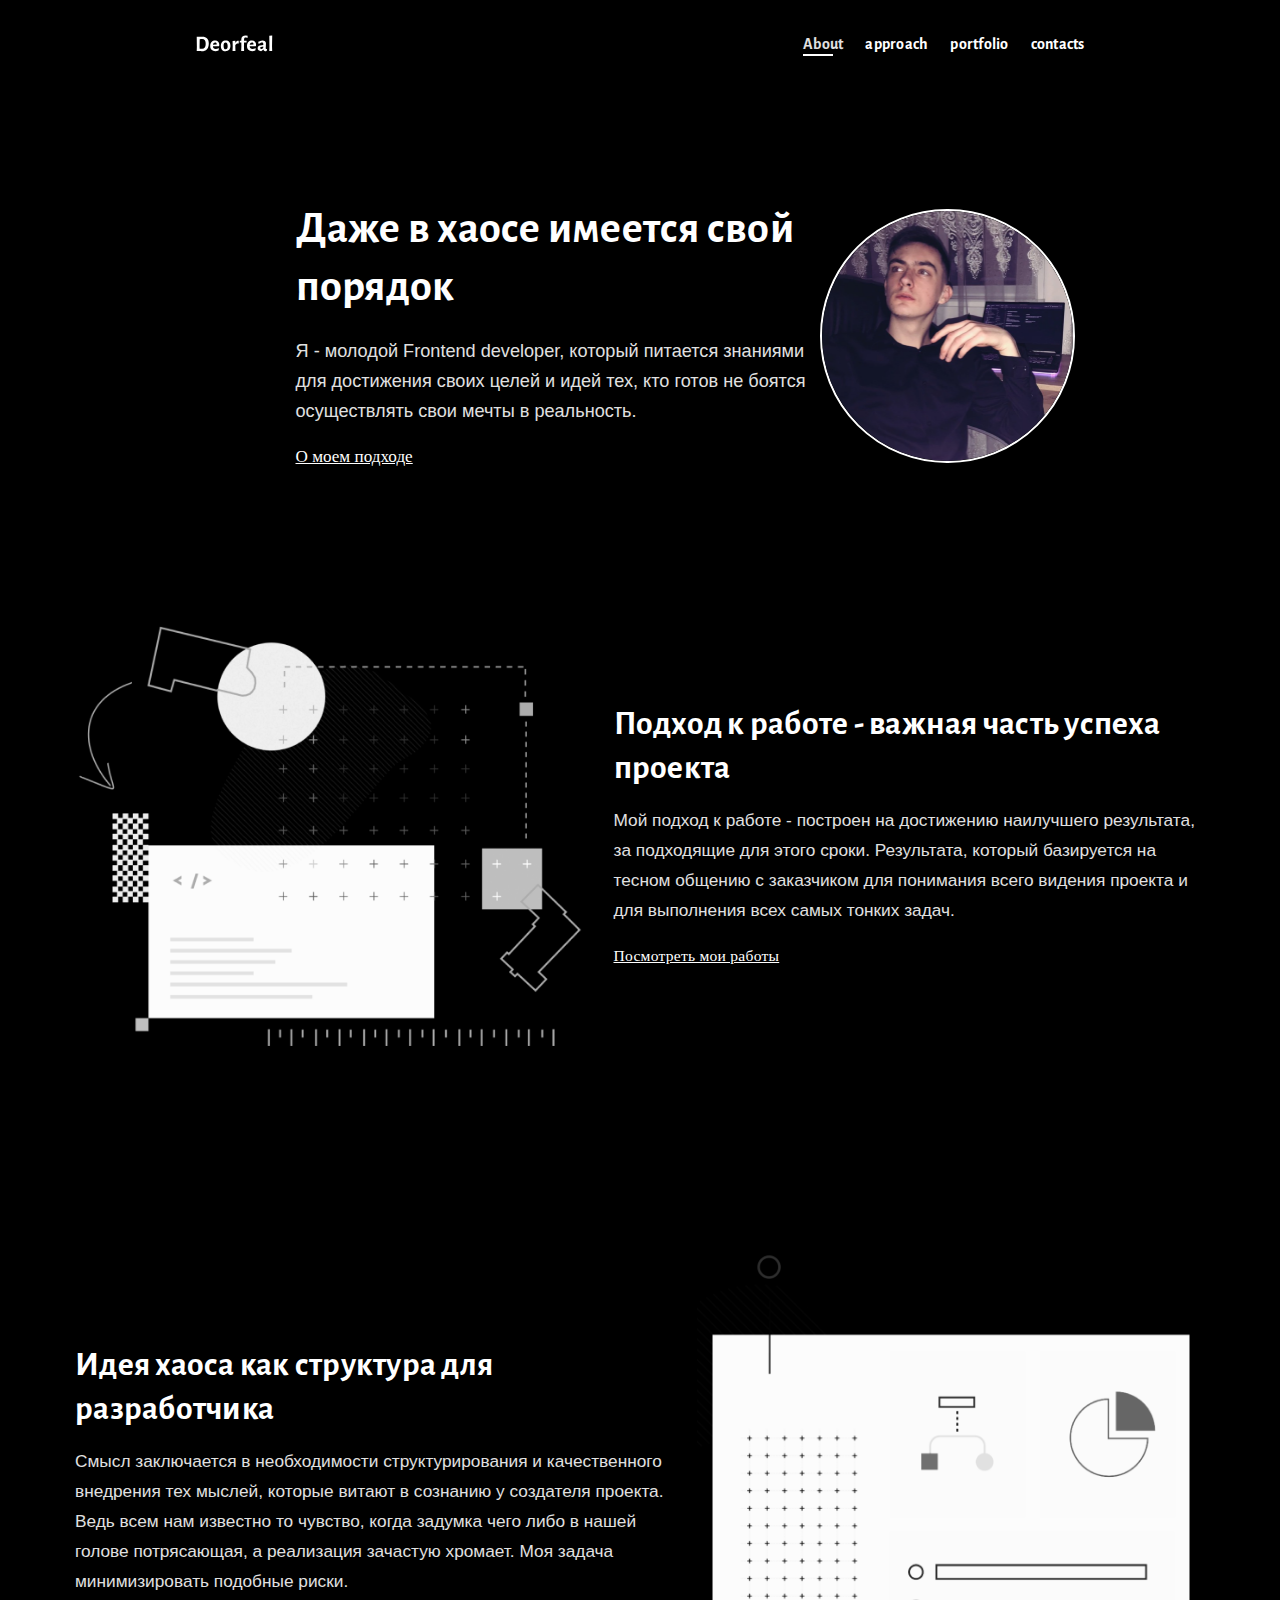
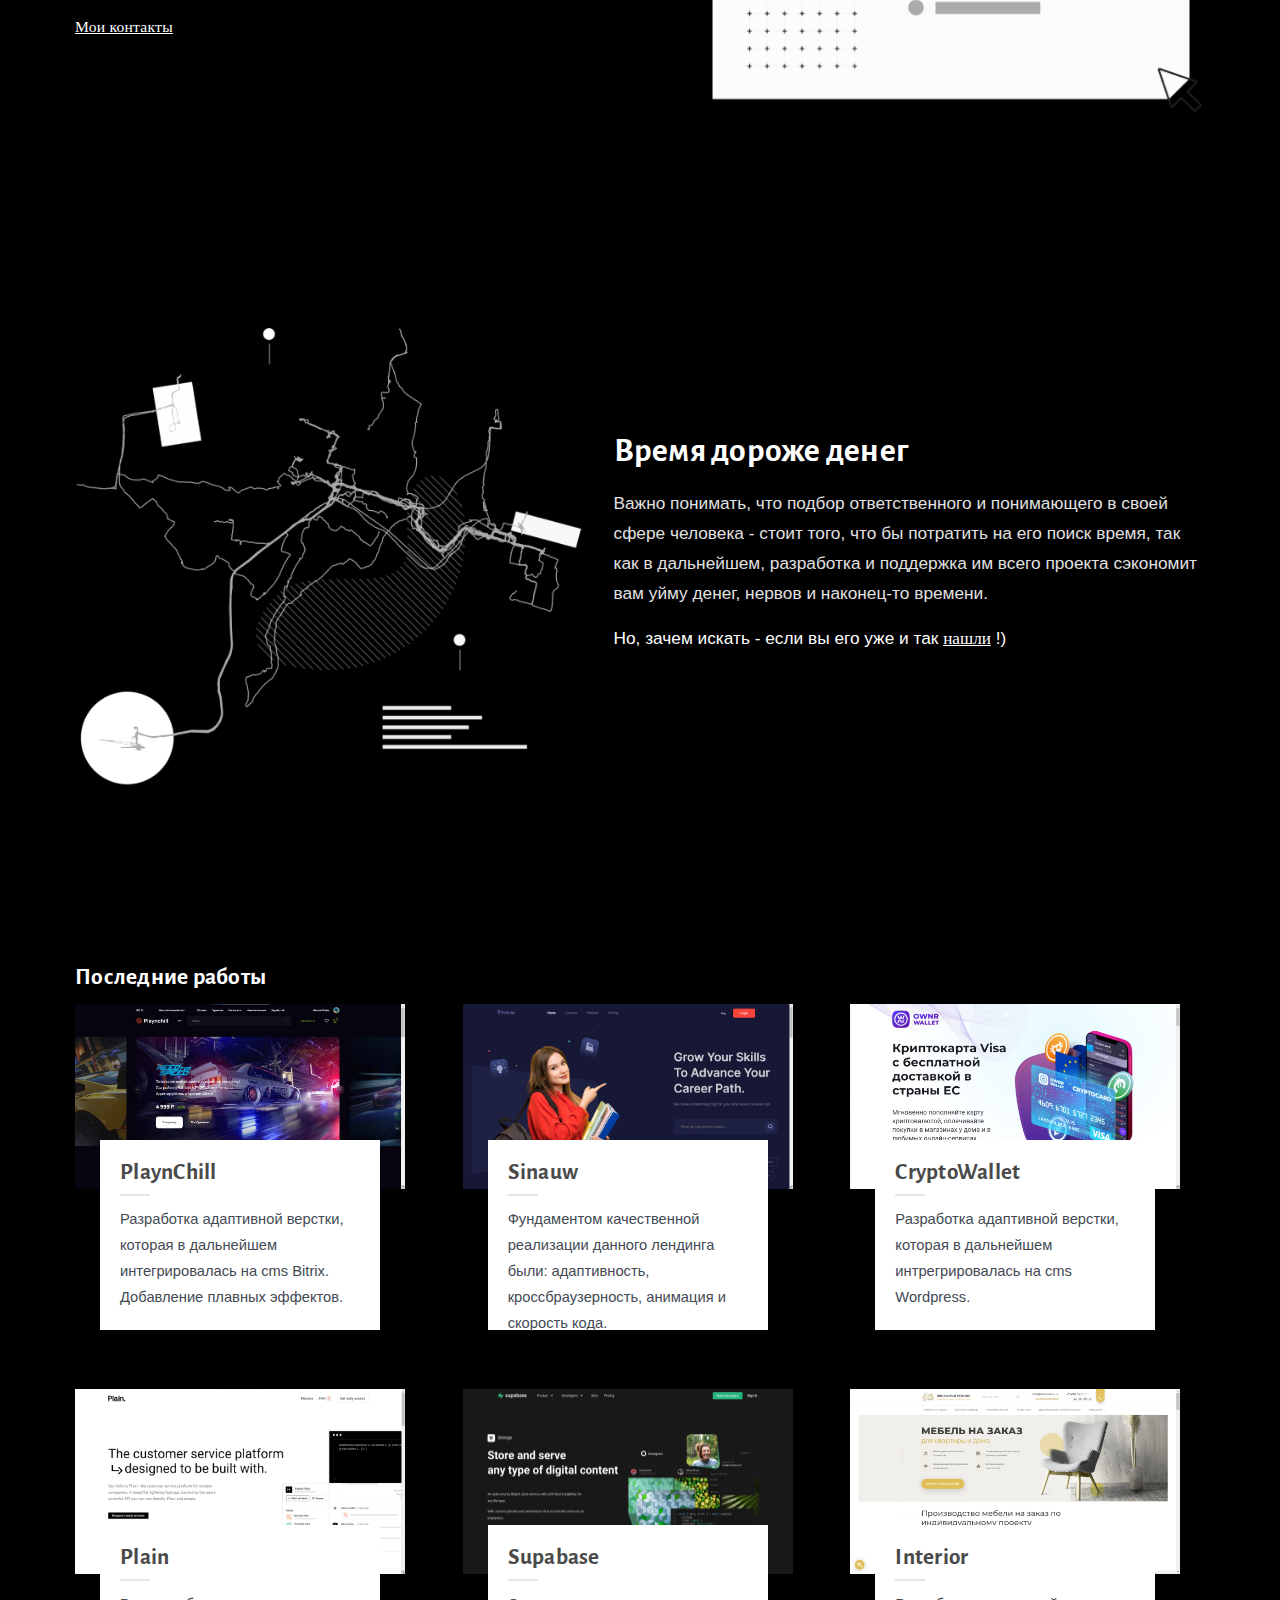
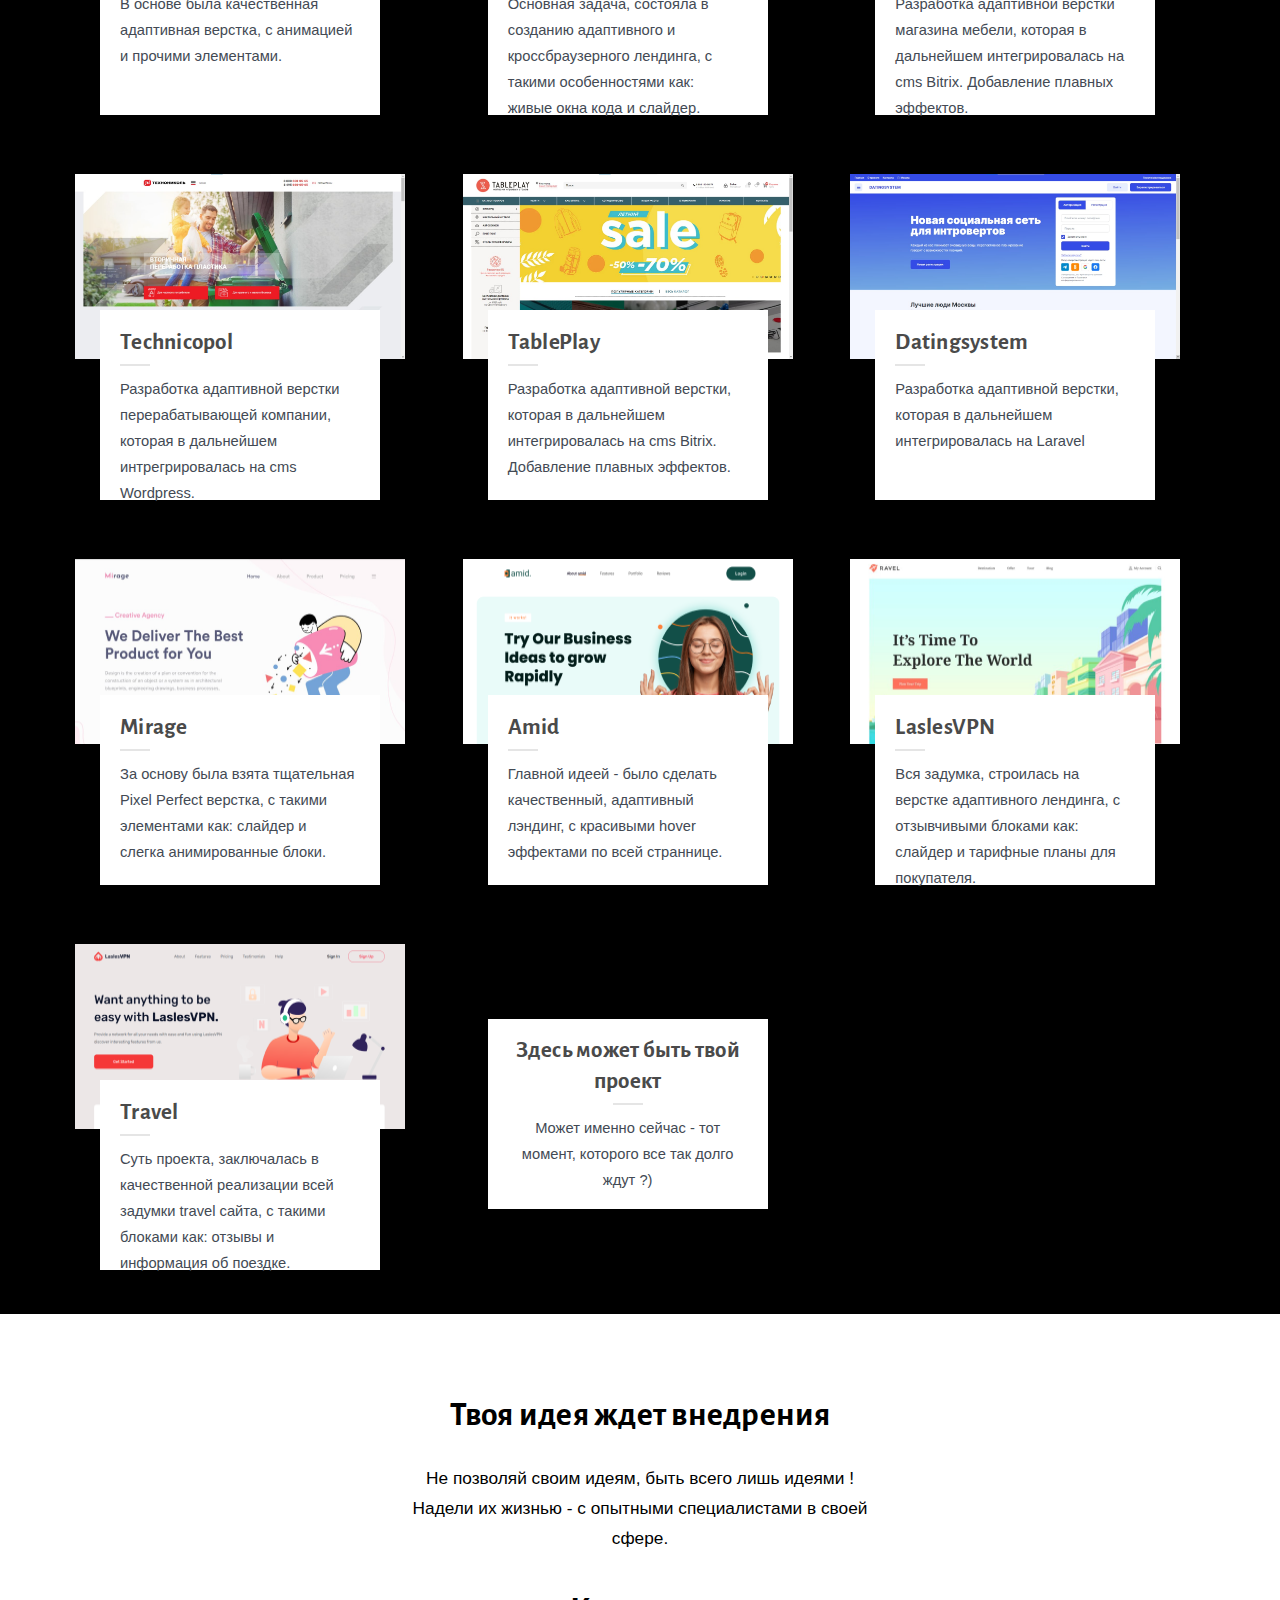
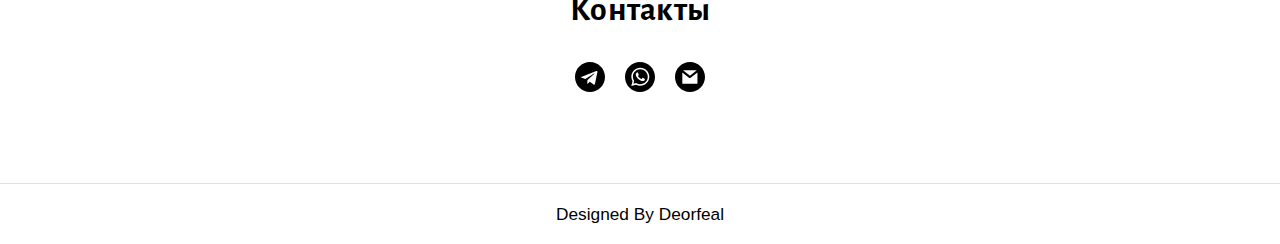
<file: index.html>
<!DOCTYPE html>
<html lang="ru">

<head>
  <meta charset="UTF-8">
  <meta name="viewport" content="width=device-width, initial-scale=1.0">
  <title>Document</title>
  <link rel="preconnect" href="https://fonts.googleapis.com">
  <link rel="preconnect" href="https://fonts.gstatic.com" crossorigin>
  <link href="https://fonts.googleapis.com/css2?family=Alegreya+Sans:wght@700&family=Ubuntu+Condensed&display=swap"
    rel="stylesheet">
  <link rel="stylesheet" href="css/style.min.css">
</head>

<body>
  <header class="header">
    <div class="container">
      <div class="header__inner">
        <div class="header__top">
          <a class="logo" href="#">
            <img class="logo__img" src="images/logo.svg" alt="logo">
          </a>
          <nav class="menu">
            <button class="menu__btn">
              <span></span>
            </button>
            <ul class="menu__list">
              <li class="menu__list-item">
                <a class="menu__list-link" href="">About</a>
              </li>
              <li class="menu__list-item">
                <a class="menu__list-link" href="#approach">approach</a>
              </li>
              <li class="menu__list-item">
                <a class="menu__list-link" href="#works">portfolio</a>
              </li>
              <li class="menu__list-item">
                <a class="menu__list-link" href="#bottom">contacts</a>
              </li>
            </ul>
          </nav>
        </div>
        <div class="header-bottom" id="about">
          <div class="header-bottom__inner">
            <div class="header-bottom__body">
              <h1 class="header-bottom__body-title">
                Даже в хаосе имеется свой порядок
              </h1>
              <p class="header-bottom__body-text">
                Я - молодой Frontend developer, который питается знаниями для достижения своих целей и идей тех, кто
                готов
                не боятся осуществлять свои мечты в реальность.
              </p>
              <a class="header-bottom__body-link" href="#approach">О моем подходе</a>
            </div>
            <img class="header-bottom__img" src="images/my-photo.png" alt="my-face">
          </div>
        </div>
      </div>
    </div>
  </header>
  <div class="wrapper">
    <main class="main">
      <section class="approach" id="approach">
        <div class="container">
          <div class="approach__inner">
            <div class="approach__item">
              <div class="approach__wrapper">
                <img class="approach__img" src="images/approach-img-1.png" alt="image">
                <div class="approach__body">
                  <h2 class="approach__body-title title">
                    Подход к работе - важная часть успеха проекта
                  </h2>
                  <p class="approach__body-text">
                    Мой подход к работе - построен на достижению наилучшего результата, за подходящие для этого сроки.
                    Результата, который базируется на тесном общению с заказчиком для понимания всего видения проекта и
                    для выполнения всех самых тонких задач.
                  </p>
                  <a class="approach__body-link" href="#works">Посмотреть мои работы</a>
                </div>
              </div>
            </div>
            <div class="approach__item">
              <div class="approach__wrapper">
                <img class="approach__img" src="images/approach-img-2.png" alt="image">
                <div class="approach__body">
                  <h2 class="approach__body-title title">
                    Идея хаоса как структура для разработчика
                  </h2>
                  <p class="approach__body-text">
                    Смысл заключается в необходимости структурирования и качественного внедрения тех мыслей, которые
                    витают в сознанию у создателя проекта. Ведь всем нам известно то чувство, когда задумка чего либо в
                    нашей голове потрясающая, а реализация зачастую хромает. Моя задача минимизировать подобные риски.
                  </p>
                  <a class="approach__body-link" href="#bottom">Мои контакты</a>
                </div>
              </div>
            </div>
            <div class="approach__item">
              <div class="approach__wrapper">
                <img class="approach__img" src="images/approach-img-3.png" alt="image">
                <div class="approach__body">
                  <h3 class="approach__body-title title">
                    Время дороже денег
                  </h3>
                  <p class="approach__body-text">
                    Важно понимать, что подбор ответственного и понимающего в своей сфере человека - стоит того, что бы
                    потратить на его поиск время, так как в дальнейшем, разработка и поддержка им всего проекта
                    сэкономит
                    вам уйму денег, нервов и наконец-то времени.
                  <p class="approach__body-text">Но, зачем искать - если вы его уже и так
                    <a href="#bottom">нашли</a> !)
                  </p>
                  </p>
                </div>
              </div>
            </div>
          </div>
        </div>
      </section>
      <section class="works" id="works">
        <div class="container">
          <div class="works__inner">
            <div class="works__content">
              <h3 class="works__title">
                Последние работы
              </h3>
              <ul class="works__list">
                <li class="works__list-item">
                  <a class="works__list-image" href="https://deorfeal.github.io/PlayChill/">
                    <img class="works__list-img" src="images/works-img-11.jpg" alt="">
                  </a>
                  <div class="works__box">
                    <a class="works__box-link" href="">
                      PlaynChill
                    </a>
                    <p class="works__box-text">
                      Разработка адаптивной верстки, которая в дальнейшем интегрировалась на cms Bitrix. Добавление
                      плавных эффектов. 
                    </p>
                  </div>
                </li>
                <li class="works__list-item works__list-item--1">
                  <a class="works__list-image" href="https://deorfeal.github.io/sinauw/">
                    <img class="works__list-img works__list-img--1" src="images/works-img-1.png" alt="sinauw">
                  </a>
                  <div class="works__box">
                    <a class="works__box-link" href="">
                      Sinauw
                    </a>
                    <p class="works__box-text">
                      Фундаментом качественной реализации
                      данного лендинга были:
                      адаптивность, кроссбраузерность,
                      анимация и скорость кода.
                    </p>
                  </div>
                </li>
                <li class="works__list-item">
                  <a class="works__list-image" href="https://deorfeal.github.io/CryptoCard/">
                    <img class="works__list-img" src="images/works-img-13.jpg" alt="">
                  </a>
                  <div class="works__box">
                    <a class="works__box-link" href="">
                      CryptoWallet
                    </a>
                    <p class="works__box-text">
                      Разработка адаптивной верстки, которая в дальнейшем интрегрировалась на cms Wordpress.
                    </p>
                  </div>
                </li>
                <li class="works__list-item works__list-item--2">
                  <a class="works__list-image" href="https://deorfeal.github.io/Plain/">
                    <img class="works__list-img works__list-img--1" src="images/works-img-2.png" alt="plain">
                  </a>
                  <div class="works__box">
                    <a class="works__box-link" href="https://deorfeal.github.io/Plain/">
                      Plain
                    </a>
                    <p class="works__box-text">
                      В основе была качественная адаптивная верстка,
                      с анимацией и прочими элементами.
                    </p>
                  </div>
                </li>
                <li class="works__list-item works__list-item--3">
                  <a class="works__list-image" href="https://deorfeal.github.io/supabase/#">
                    <img class="works__list-img works__list-img--1" src="images/works-img-3.png" alt="supabase">
                  </a>
                  <div class="works__box">
                    <a class="works__box-link" href="https://deorfeal.github.io/supabase/#">
                      Supabase
                    </a>
                    <p class="works__box-text">
                      Основная задача, состояла в созданию адаптивного и кроссбраузерного лендинга, с такими
                      особенностями
                      как: живые окна кода и слайдер.
                    </p>
                  </div>
                </li>
                <li class="works__list-item">
                  <a class="works__list-image" href="https://deorfeal.github.io/Interior/">
                    <img class="works__list-img" src="images/works-img-8.jpg" alt="">
                  </a>
                  <div class="works__box">
                    <a class="works__box-link" href="">
                      Interior
                    </a>
                    <p class="works__box-text">
                      Разработка адаптивной верстки магазина мебели, которая в дальнейшем интегрировалась на cms Bitrix. Добавление плавных эффектов.
                    </p>
                  </div>
                </li>
                <li class="works__list-item">
                  <a class="works__list-image" href="https://deorfeal.github.io/Technicopol/">
                    <img class="works__list-img" src="images/works-img-9.jpg" alt="">
                  </a>
                  <div class="works__box">
                    <a class="works__box-link" href="">
                      Technicopol
                    </a>
                    <p class="works__box-text">
                      Разработка адаптивной верстки перерабатывающей компании, которая в дальнейшем интрегрировалась на cms Wordpress.
                    </p>
                  </div>
                </li>
                <li class="works__list-item">
                  <a class="works__list-image" href="https://deorfeal.github.io/Bitrix/">
                    <img class="works__list-img" src="images/works-img-10.jpg" alt="">
                  </a>
                  <div class="works__box">
                    <a class="works__box-link" href="">
                      TablePlay
                    </a>
                    <p class="works__box-text">
                      Разработка адаптивной верстки, которая в дальнейшем интегрировалась на cms Bitrix. Добавление плавных эффектов. 
                    </p>
                  </div>
                </li>
                <li class="works__list-item">
                  <a class="works__list-image" href="https://deorfeal.github.io/Datingsystem/">
                    <img class="works__list-img" src="images/works-img-12.jpg" alt="">
                  </a>
                  <div class="works__box">
                    <a class="works__box-link" href="">
                      Datingsystem
                    </a>
                    <p class="works__box-text">
                      Разработка адаптивной верстки, которая в дальнейшем интегрировалась на Laravel
                    </p>
                  </div>
                </li>
                <li class="works__list-item works__list-item--4">
                  <a class="works__list-image" href="https://deorfeal.github.io/mirage/#">
                    <img class="works__list-img works__list-img--2" src="images/works-img-4.png" alt="mirage">
                  </a>
                  <div class="works__box">
                    <a class="works__box-link" href="https://deorfeal.github.io/mirage/#">
                      Mirage
                    </a>
                    <p class="works__box-text">
                      За основу была взята тщательная Pixel Perfect верстка, с такими элементами как: слайдер и слегка
                      анимированные блоки.
                    </p>
                  </div>
                </li>
                <li class="works__list-item works__list-item--5">
                  <a class="works__list-image" href="https://deorfeal.github.io/amid/#">
                    <img class="works__list-img works__list-img--3" src="images/works-img-5.png" alt="amid">
                  </a>
                  <div class="works__box">
                    <a class="works__box-link" href="https://deorfeal.github.io/amid/#">
                      Amid
                    </a>
                    <p class="works__box-text">
                      Главной идеей - было сделать качественный, адаптивный лэндинг, с красивыми hover эффектами по
                      всей
                      страннице.
                    </p>
                  </div>
                </li>
                <li class="works__list-item works__list-item--6">
                  <a class="works__list-image" href="https://deorfeal.github.io/laslesvpn/#">
                    <img class="works__list-img works__list-img--5" src="images/works-img-6.png" alt="laslesvpn">
                  </a>
                  <div class="works__box">
                    <a class="works__box-link" href="https://deorfeal.github.io/laslesvpn/#">
                      LaslesVPN
                    </a>
                    <p class="works__box-text">
                      Вся задумка, строилась на верстке адаптивного лендинга, с отзывчивыми блоками как: слайдер и
                      тарифные планы для покупателя.
                    </p>
                  </div>
                </li>
                <li class="works__list-item works__list-item--7">
                  <a class="works__list-image" href="https://deorfeal.github.io/travel/#">
                    <img class="works__list-img works__list-img--4" src="images/works-img-7.png" alt="travel">
                  </a>
                  <div class="works__box">
                    <a class="works__box-link" href="https://deorfeal.github.io/travel/#">
                      Travel
                    </a>
                    <p class="works__box-text">
                      Суть проекта, заключалась в качественной реализации всей задумки travel сайта, с такими блоками
                      как:
                      отзывы и информация об поездке.
                    </p>
                  </div>
                </li>
                <li class="works__list-item works__list-item--8">
                  <div class="works__box">
                    <a class="works__box-link" href="#bottom">
                      Здесь может быть твой проект
                    </a>
                    <p class="works__box-text">
                      Может именно сейчас - тот момент, которого все так долго ждут ?)
                    </p>
                  </div>
                </li>
              </ul>
            </div>
          </div>
        </div>
      </section>
      <section class="bottom" id="bottom">
        <div class="container">
          <div class="bottom__inner">
            <div class="bottom__body">
              <h3 class="bottom__body-title title">
                Твоя идея ждет внедрения
              </h3>
              <p class="bottom__body-text">
                Не позволяй своим идеям, быть всего лишь идеями !<br>
                Надели их жизнью - с опытными специалистами в своей сфере.
              </p>
            </div>
            <div class="contacts">
              <h3 class="contacts__title title">
                Контакты
              </h3>
              <div class="social">
                <ul class="social__list">
                  <!-- <li class="social__list-item">
                    <a class="social__list-link" title="Viber" href="viber://add?number=380981006631">
                      <svg class="social__list-img" width="48" height="48" fill="none"
                        xmlns="http://www.w3.org/2000/svg">
                        <path fill-rule="evenodd" clip-rule="evenodd"
                          d="M24 0c13.255 0 24 10.745 24 24S37.255 48 24 48 0 37.255 0 24 10.745 0 24 0zm6.394 20.958c-.117-.948-.408-1.692-.926-2.352-.672-.85-1.53-1.358-2.802-1.66-.83-.2-1.164-.178-1.464.096-.279.257-.334.771-.12 1.104.15.242.323.328.804.423.642.118 1.085.27 1.488.501.855.494 1.253 1.267 1.296 2.518.02.588.07.769.276.977.38.381 1.057.307 1.344-.149.106-.172.122-.247.133-.646a6.33 6.33 0 00-.029-.812zm.012-5.818c2.033 1.645 3.17 3.982 3.339 6.888.07 1.144-.024 1.517-.427 1.729a.862.862 0 01-1.06-.164c-.188-.193-.26-.456-.258-.923.009-1.29-.288-2.73-.772-3.73a7.204 7.204 0 00-2.51-2.876c-.953-.636-2.213-1.065-3.435-1.172-.793-.07-1.076-.204-1.228-.584-.095-.227-.07-.62.04-.796a1.09 1.09 0 01.506-.39c.175-.05 1.2.039 1.755.15 1.518.309 2.904.944 4.05 1.868zm7.046 18.076a3.194 3.194 0 00-.284-.569c-.597-.901-3.803-3.41-5.404-4.231-.915-.47-1.592-.627-2.094-.48-.54.152-.824.404-1.729 1.528-.365.45-.739.873-.838.94-.247.17-.73.308-1.07.308-.792-.005-2.227-.517-3.33-1.191-.858-.522-1.957-1.457-2.8-2.381-.995-1.087-1.672-2.045-2.207-3.127-.692-1.39-.867-2.239-.578-2.86a2.3 2.3 0 01.208-.375c.043-.047.488-.413.98-.811.967-.769 1.123-.944 1.303-1.47.227-.67.166-1.353-.185-2.04-.27-.523-.975-1.661-1.487-2.396-.677-.968-2.364-3.036-2.7-3.316-.606-.494-1.383-.58-2.24-.247-.905.351-2.6 1.717-3.325 2.67-.654.864-.905 1.476-.943 2.283-.033.664.024.939.374 1.788 2.743 6.66 6.835 11.978 12.458 16.2 2.936 2.206 5.982 3.886 9.142 5.034 1.842.668 2.643.702 3.585.151.398-.237 1.383-1.247 1.933-1.983.91-1.224 1.246-1.788 1.34-2.239.066-.308.014-.844-.109-1.186zm-1.21-15.015c.576 1.502.853 2.85.914 4.494.01.325.005.92-.016 1.322-.044.773-.086.926-.309 1.13-.357.336-1.054.256-1.318-.148-.138-.217-.157-.376-.13-1.278.076-2.67-.464-4.76-1.764-6.85-1.554-2.507-3.88-4.196-6.902-5.023-.771-.21-1.42-.338-2.431-.474-.658-.087-.803-.123-.965-.223-.49-.314-.497-1.11-.008-1.43.252-.168.439-.175 1.261-.07 2.413.302 4.566 1.019 6.335 2.102 1.268.778 2.068 1.476 3.097 2.7 1.089 1.304 1.666 2.27 2.235 3.748z"
                          fill="#000" />
                      </svg>
                    </a>
                  </li> -->
                  <li class="social__list-item">
                    <a class="social__list-link" title="Telegram" href="https://t.me/Deorfeal">
                      <svg class="social__list-img" id="Bold" height="512" viewBox="0 0 24 24" width="512"
                        xmlns="http://www.w3.org/2000/svg">
                        <path
                          d="M12 24c6.629 0 12-5.371 12-12S18.629 0 12 0 0 5.371 0 12s5.371 12 12 12zM5.491 11.74l11.57-4.461c.537-.194 1.006.131.832.943l.001-.001-1.97 9.281c-.146.658-.537.818-1.084.508l-3-2.211-1.447 1.394c-.16.16-.295.295-.605.295l.213-3.053 5.56-5.023c.242-.213-.054-.333-.373-.121l-6.871 4.326-2.962-.924c-.643-.204-.657-.643.136-.953z" />
                      </svg>
                    </a>
                  </li>
                  <li class="social__list-item">
                    <a class="social__list-link" title="WhatsApp" href="https://wa.me/380981006631">
                      <svg class="social__list-img" height="512pt" viewBox="0 0 512 512" width="512pt"
                        xmlns="http://www.w3.org/2000/svg">
                        <path
                          d="M256 0C114.637 0 0 114.637 0 256s114.637 256 256 256 256-114.637 256-256S397.363 0 256 0zm5.426 405.05c-.004 0 .004 0 0 0h-.063c-25.644-.01-50.843-6.44-73.222-18.644l-81.223 21.301 21.738-79.375c-13.41-23.227-20.465-49.578-20.453-76.574.035-84.453 68.77-153.16 153.223-153.16 40.984.015 79.457 15.968 108.383 44.918 28.93 28.953 44.851 67.437 44.836 108.363-.036 84.457-68.778 153.172-153.22 153.172zm0 0" />
                        <path
                          d="M261.477 124.469c-70.247 0-127.375 57.105-127.407 127.3-.007 24.055 6.727 47.481 19.473 67.75l3.027 4.817-12.867 46.98 48.2-12.64 4.652 2.758c19.55 11.601 41.965 17.738 64.816 17.746h.05c70.192 0 127.321-57.11 127.352-127.309.012-34.02-13.222-66.004-37.265-90.066-24.043-24.063-56.02-37.325-90.031-37.336zm74.906 182.035c-3.192 8.937-18.485 17.098-25.84 18.2-6.598.983-14.941 1.394-24.113-1.517-5.563-1.765-12.692-4.12-21.828-8.062-38.403-16.578-63.485-55.234-65.399-57.79-1.914-2.554-15.633-20.753-15.633-39.593 0-18.836 9.89-28.097 13.399-31.926 3.511-3.832 7.66-4.789 10.21-4.789 2.551 0 5.106.024 7.337.133 2.351.117 5.507-.894 8.613 6.57 3.191 7.665 10.848 26.5 11.805 28.415.957 1.917 1.593 4.152.32 6.707-1.277 2.554-5.52 8.066-9.57 13.09-1.7 2.105-3.914 3.98-1.68 7.812 2.23 3.828 9.918 16.363 21.297 26.512 14.625 13.039 26.96 17.078 30.789 18.996 3.824 1.914 6.058 1.593 8.293-.957 2.23-2.555 9.57-11.176 12.12-15.008 2.552-3.832 5.106-3.192 8.614-1.914 3.512 1.273 22.332 10.535 26.16 12.449 3.828 1.918 6.38 2.875 7.336 4.473.961 1.597.961 9.258-2.23 18.199zm0 0" />
                      </svg>
                    </a>
                  </li>
                  <li class="social__list-item">
                    <a class="social__list-link" title="Gmail" href="mailto:anclaide@gmail.com">
                      <svg class="social__list-img" version="1.1" id="Capa_1" xmlns="http://www.w3.org/2000/svg" x="0"
                        y="0" viewBox="0 0 216 216" xml:space="preserve">
                        <path
                          d="M108 0C48.353 0 0 48.353 0 108s48.353 108 108 108 108-48.353 108-108S167.647 0 108 0zm48.657 60L107.96 98.498 57.679 60h98.978zm5.01 96h-109V76.259l50.244 38.11c1.347 1.03 3.34 1.545 4.947 1.545 1.645 0 3.073-.54 4.435-1.616l49.374-39.276V156z" />
                      </svg>
                    </a>
                  </li>
                </ul>
              </div>
            </div>
          </div>
        </div>
      </section>
    </main>
    <footer class="footer">
      <div class="container">
        <div class="footer__inner">
          <p class="footer__copy">
            Designed By Deorfeal
          </p>
        </div>
      </div>
    </footer>
  </div>



  <script src="js/main.min.js"></script>
</body>

</html>
</file>
<file: css/style.min.css>
@font-face {
    font-family: 'Conv_Sailec';
    src: url("../fonts/Sailec Bold.eot");
    src: local("☺"), url("../fonts/Sailec Bold.woff") format("woff"), url("../fonts/Sailec Bold.ttf") format("truetype"), url("../fonts/Sailec Bold.svg") format("svg");
    font-weight: normal;
    font-style: normal
}

* {
    padding: 0;
    margin: 0;
    border: 0
}

*,
*:before,
*:after {
    -webkit-box-sizing: border-box;
    box-sizing: border-box
}

:focus,
:active {
    outline: none
}

a:focus,
a:active {
    outline: none
}

nav,
footer,
header,
aside {
    display: block
}

html,
body {
    height: 100%;
    width: 100%;
    font-size: 100%;
    line-height: 1;
    font-size: 14px;
    -ms-text-size-adjust: 100%;
    -moz-text-size-adjust: 100%;
    -webkit-text-size-adjust: 100%;
    scroll-behavior: smooth;
}
 
input,
button,
textarea {
    font-family: inherit
}

input::-ms-clear {
    display: none
}

button {
    cursor: pointer
}

button::-moz-focus-inner {
    padding: 0;
    border: 0
}

a,
a:visited {
    text-decoration: none
}

a:hover {
    text-decoration: none
}

ul li {
    list-style: none
}

img {
    vertical-align: top
}

h1,
h2,
h3,
h4,
h5,
h6 {
    font-size: inherit;
    font-weight: 400
}

.slick-slider {
    position: relative;
    display: block;
    -webkit-box-sizing: border-box;
    box-sizing: border-box;
    -webkit-touch-callout: none;
    -webkit-user-select: none;
    -moz-user-select: none;
    -ms-user-select: none;
    user-select: none;
    -ms-touch-action: pan-y;
    touch-action: pan-y;
    -webkit-tap-highlight-color: transparent
}

.slick-list {
    position: relative;
    overflow: hidden;
    display: block;
    margin: 0;
    padding: 0
}

.slick-list:focus {
    outline: none
}

.slick-list.dragging {
    cursor: pointer;
    cursor: hand
}

.slick-slider .slick-track,
.slick-slider .slick-list {
    -webkit-transform: translate3d(0, 0, 0);
    -ms-transform: translate3d(0, 0, 0);
    transform: translate3d(0, 0, 0)
}

.slick-track {
    position: relative;
    left: 0;
    top: 0;
    display: block;
    margin-left: auto;
    margin-right: auto
}

.slick-track:before,
.slick-track:after {
    content: "";
    display: table
}

.slick-track:after {
    clear: both
}

.slick-loading .slick-track {
    visibility: hidden
}

.slick-slide {
    float: left;
    height: 100%;
    min-height: 1px;
    display: none
}

[dir="rtl"] .slick-slide {
    float: right
}

.slick-slide img {
    display: block
}

.slick-slide.slick-loading img {
    display: none
}

.slick-slide.dragging img {
    pointer-events: none
}

.slick-initialized .slick-slide {
    display: block
}

.slick-loading .slick-slide {
    visibility: hidden
}

.slick-vertical .slick-slide {
    display: block;
    height: auto;
    border: 1px solid transparent
}

.slick-arrow.slick-hidden {
    display: none
}

body.compensate-for-scrollbar {
    overflow: hidden
}

.fancybox-active {
    height: auto
}

.fancybox-is-hidden {
    left: -9999px;
    margin: 0;
    position: absolute !important;
    top: -9999px;
    visibility: hidden
}

.fancybox-container {
    -webkit-backface-visibility: hidden;
    height: 100%;
    left: 0;
    outline: none;
    position: fixed;
    -webkit-tap-highlight-color: transparent;
    top: 0;
    -ms-touch-action: manipulation;
    touch-action: manipulation;
    -webkit-transform: translateZ(0);
    transform: translateZ(0);
    width: 100%;
    z-index: 99992
}

.fancybox-container * {
    -webkit-box-sizing: border-box;
    box-sizing: border-box
}

.fancybox-outer,
.fancybox-inner,
.fancybox-bg,
.fancybox-stage {
    bottom: 0;
    left: 0;
    position: absolute;
    right: 0;
    top: 0
}

.fancybox-outer {
    -webkit-overflow-scrolling: touch;
    overflow-y: auto
}

.fancybox-bg {
    background: #1e1e1e;
    opacity: 0;
    -webkit-transition-duration: inherit;
    -o-transition-duration: inherit;
    transition-duration: inherit;
    -webkit-transition-property: opacity;
    -o-transition-property: opacity;
    transition-property: opacity;
    -webkit-transition-timing-function: cubic-bezier(0.47, 0, 0.74, 0.71);
    -o-transition-timing-function: cubic-bezier(0.47, 0, 0.74, 0.71);
    transition-timing-function: cubic-bezier(0.47, 0, 0.74, 0.71)
}

.fancybox-is-open .fancybox-bg {
    opacity: .9;
    -webkit-transition-timing-function: cubic-bezier(0.22, 0.61, 0.36, 1);
    -o-transition-timing-function: cubic-bezier(0.22, 0.61, 0.36, 1);
    transition-timing-function: cubic-bezier(0.22, 0.61, 0.36, 1)
}

.fancybox-infobar,
.fancybox-toolbar,
.fancybox-caption,
.fancybox-navigation .fancybox-button {
    direction: ltr;
    opacity: 0;
    position: absolute;
    -webkit-transition: opacity .25s ease, visibility 0s ease .25s;
    -o-transition: opacity .25s ease, visibility 0s ease .25s;
    transition: opacity .25s ease, visibility 0s ease .25s;
    visibility: hidden;
    z-index: 99997
}

.fancybox-show-infobar .fancybox-infobar,
.fancybox-show-toolbar .fancybox-toolbar,
.fancybox-show-caption .fancybox-caption,
.fancybox-show-nav .fancybox-navigation .fancybox-button {
    opacity: 1;
    -webkit-transition: opacity .25s ease 0s, visibility 0s ease 0s;
    -o-transition: opacity .25s ease 0s, visibility 0s ease 0s;
    transition: opacity .25s ease 0s, visibility 0s ease 0s;
    visibility: visible
}

.fancybox-infobar {
    color: #ccc;
    font-size: 13px;
    -webkit-font-smoothing: subpixel-antialiased;
    height: 44px;
    left: 0;
    line-height: 44px;
    min-width: 44px;
    mix-blend-mode: difference;
    padding: 0 10px;
    pointer-events: none;
    top: 0;
    -webkit-touch-callout: none;
    -webkit-user-select: none;
    -moz-user-select: none;
    -ms-user-select: none;
    user-select: none
}

.fancybox-toolbar {
    right: 0;
    top: 0
}

.fancybox-stage {
    direction: ltr;
    overflow: visible;
    -webkit-transform: translateZ(0);
    transform: translateZ(0);
    z-index: 99994
}

.fancybox-is-open .fancybox-stage {
    overflow: hidden
}

.fancybox-slide {
    -webkit-backface-visibility: hidden;
    display: none;
    height: 100%;
    left: 0;
    outline: none;
    overflow: auto;
    -webkit-overflow-scrolling: touch;
    padding: 44px;
    position: absolute;
    text-align: center;
    top: 0;
    -webkit-transition-property: opacity, -webkit-transform;
    transition-property: opacity, -webkit-transform;
    -o-transition-property: transform, opacity;
    transition-property: transform, opacity;
    transition-property: transform, opacity, -webkit-transform;
    white-space: normal;
    width: 100%;
    z-index: 99994
}

.fancybox-slide::before {
    content: '';
    display: inline-block;
    font-size: 0;
    height: 100%;
    vertical-align: middle;
    width: 0
}

.fancybox-is-sliding .fancybox-slide,
.fancybox-slide--previous,
.fancybox-slide--current,
.fancybox-slide--next {
    display: block
}

.fancybox-slide--image {
    overflow: hidden;
    padding: 44px 0
}

.fancybox-slide--image::before {
    display: none
}

.fancybox-slide--html {
    padding: 6px
}

.fancybox-content {
    background: #fff;
    display: inline-block;
    margin: 0;
    max-width: 100%;
    overflow: auto;
    -webkit-overflow-scrolling: touch;
    padding: 44px;
    position: relative;
    text-align: left;
    vertical-align: middle
}

.fancybox-slide--image .fancybox-content {
    -webkit-animation-timing-function: cubic-bezier(0.5, 0, 0.14, 1);
    animation-timing-function: cubic-bezier(0.5, 0, 0.14, 1);
    -webkit-backface-visibility: hidden;
    background: transparent;
    background-repeat: no-repeat;
    background-size: 100% 100%;
    left: 0;
    max-width: none;
    overflow: visible;
    padding: 0;
    position: absolute;
    top: 0;
    -ms-transform-origin: top left;
    -webkit-transform-origin: top left;
    transform-origin: top left;
    -webkit-transition-property: opacity, -webkit-transform;
    transition-property: opacity, -webkit-transform;
    -o-transition-property: transform, opacity;
    transition-property: transform, opacity;
    transition-property: transform, opacity, -webkit-transform;
    -webkit-user-select: none;
    -moz-user-select: none;
    -ms-user-select: none;
    user-select: none;
    z-index: 99995
}

.fancybox-can-zoomOut .fancybox-content {
    cursor: -webkit-zoom-out;
    cursor: zoom-out
}

.fancybox-can-zoomIn .fancybox-content {
    cursor: -webkit-zoom-in;
    cursor: zoom-in
}

.fancybox-can-swipe .fancybox-content,
.fancybox-can-pan .fancybox-content {
    cursor: -webkit-grab;
    cursor: grab
}

.fancybox-is-grabbing .fancybox-content {
    cursor: -webkit-grabbing;
    cursor: grabbing
}

.fancybox-container [data-selectable='true'] {
    cursor: text
}

.fancybox-image,
.fancybox-spaceball {
    background: transparent;
    border: 0;
    height: 100%;
    left: 0;
    margin: 0;
    max-height: none;
    max-width: none;
    padding: 0;
    position: absolute;
    top: 0;
    -webkit-user-select: none;
    -moz-user-select: none;
    -ms-user-select: none;
    user-select: none;
    width: 100%
}

.fancybox-spaceball {
    z-index: 1
}

.fancybox-slide--video .fancybox-content,
.fancybox-slide--map .fancybox-content,
.fancybox-slide--pdf .fancybox-content,
.fancybox-slide--iframe .fancybox-content {
    height: 100%;
    overflow: visible;
    padding: 0;
    width: 100%
}

.fancybox-slide--video .fancybox-content {
    background: #000
}

.fancybox-slide--map .fancybox-content {
    background: #e5e3df
}

.fancybox-slide--iframe .fancybox-content {
    background: #fff
}

.fancybox-video,
.fancybox-iframe {
    background: transparent;
    border: 0;
    display: block;
    height: 100%;
    margin: 0;
    overflow: hidden;
    padding: 0;
    width: 100%
}

.fancybox-iframe {
    left: 0;
    position: absolute;
    top: 0
}

.fancybox-error {
    background: #fff;
    cursor: default;
    max-width: 400px;
    padding: 40px;
    width: 100%
}

.fancybox-error p {
    color: #444;
    font-size: 16px;
    line-height: 20px;
    margin: 0;
    padding: 0
}

.fancybox-button {
    background: rgba(30, 30, 30, 0.6);
    border: 0;
    border-radius: 0;
    -webkit-box-shadow: none;
    box-shadow: none;
    cursor: pointer;
    display: inline-block;
    height: 44px;
    margin: 0;
    padding: 10px;
    position: relative;
    -webkit-transition: color .2s;
    -o-transition: color .2s;
    transition: color .2s;
    vertical-align: top;
    visibility: inherit;
    width: 44px
}

.fancybox-button,
.fancybox-button:visited,
.fancybox-button:link {
    color: #ccc
}

.fancybox-button:hover {
    color: #fff
}

.fancybox-button:focus {
    outline: none
}

.fancybox-button.fancybox-focus {
    outline: 1px dotted
}

.fancybox-button[disabled],
.fancybox-button[disabled]:hover {
    color: #888;
    cursor: default;
    outline: none
}

.fancybox-button div {
    height: 100%
}

.fancybox-button svg {
    display: block;
    height: 100%;
    overflow: visible;
    position: relative;
    width: 100%
}

.fancybox-button svg path {
    fill: currentColor;
    stroke-width: 0
}

.fancybox-button--play svg:nth-child(2),
.fancybox-button--fsenter svg:nth-child(2) {
    display: none
}

.fancybox-button--pause svg:nth-child(1),
.fancybox-button--fsexit svg:nth-child(1) {
    display: none
}

.fancybox-progress {
    background: #ff5268;
    height: 2px;
    left: 0;
    position: absolute;
    right: 0;
    top: 0;
    -ms-transform: scaleX(0);
    -webkit-transform: scaleX(0);
    transform: scaleX(0);
    -ms-transform-origin: 0;
    -webkit-transform-origin: 0;
    transform-origin: 0;
    -webkit-transition-property: -webkit-transform;
    transition-property: -webkit-transform;
    -o-transition-property: transform;
    transition-property: transform;
    transition-property: transform, -webkit-transform;
    -webkit-transition-timing-function: linear;
    -o-transition-timing-function: linear;
    transition-timing-function: linear;
    z-index: 99998
}

.fancybox-close-small {
    background: transparent;
    border: 0;
    border-radius: 0;
    color: #ccc;
    cursor: pointer;
    opacity: .8;
    padding: 8px;
    position: absolute;
    right: -12px;
    top: -44px;
    z-index: 401
}

.fancybox-close-small:hover {
    color: #fff;
    opacity: 1
}

.fancybox-slide--html .fancybox-close-small {
    color: currentColor;
    padding: 10px;
    right: 0;
    top: 0
}

.fancybox-slide--image.fancybox-is-scaling .fancybox-content {
    overflow: hidden
}

.fancybox-is-scaling .fancybox-close-small,
.fancybox-is-zoomable.fancybox-can-pan .fancybox-close-small {
    display: none
}

.fancybox-navigation .fancybox-button {
    background-clip: content-box;
    height: 100px;
    opacity: 0;
    position: absolute;
    top: calc(50% - 50px);
    width: 70px
}

.fancybox-navigation .fancybox-button div {
    padding: 7px
}

.fancybox-navigation .fancybox-button--arrow_left {
    left: 0;
    left: env(safe-area-inset-left);
    padding: 31px 26px 31px 6px
}

.fancybox-navigation .fancybox-button--arrow_right {
    padding: 31px 6px 31px 26px;
    right: 0;
    right: env(safe-area-inset-right)
}

.fancybox-caption {
    background: -webkit-gradient(linear, left bottom, left top, from(rgba(0, 0, 0, 0.85)), color-stop(50%, rgba(0, 0, 0, 0.3)), color-stop(65%, rgba(0, 0, 0, 0.15)), color-stop(75.5%, rgba(0, 0, 0, 0.075)), color-stop(82.85%, rgba(0, 0, 0, 0.037)), color-stop(88%, rgba(0, 0, 0, 0.019)), to(rgba(0, 0, 0, 0)));
    background: -o-linear-gradient(bottom, rgba(0, 0, 0, 0.85) 0%, rgba(0, 0, 0, 0.3) 50%, rgba(0, 0, 0, 0.15) 65%, rgba(0, 0, 0, 0.075) 75.5%, rgba(0, 0, 0, 0.037) 82.85%, rgba(0, 0, 0, 0.019) 88%, rgba(0, 0, 0, 0) 100%);
    background: linear-gradient(to top, rgba(0, 0, 0, 0.85) 0%, rgba(0, 0, 0, 0.3) 50%, rgba(0, 0, 0, 0.15) 65%, rgba(0, 0, 0, 0.075) 75.5%, rgba(0, 0, 0, 0.037) 82.85%, rgba(0, 0, 0, 0.019) 88%, rgba(0, 0, 0, 0) 100%);
    bottom: 0;
    color: #eee;
    font-size: 14px;
    font-weight: 400;
    left: 0;
    line-height: 1.5;
    padding: 75px 44px 25px 44px;
    pointer-events: none;
    right: 0;
    text-align: center;
    z-index: 99996
}

@supports (padding: max(0px)) {
    .fancybox-caption {
        padding: 75px max(44px, env(safe-area-inset-right)) max(25px, env(safe-area-inset-bottom)) max(44px, env(safe-area-inset-left))
    }
}

.fancybox-caption--separate {
    margin-top: -50px
}

.fancybox-caption__body {
    max-height: 50vh;
    overflow: auto;
    pointer-events: all
}

.fancybox-caption a,
.fancybox-caption a:link,
.fancybox-caption a:visited {
    color: #ccc;
    text-decoration: none
}

.fancybox-caption a:hover {
    color: #fff;
    text-decoration: underline
}

.fancybox-loading {
    -webkit-animation: fancybox-rotate 1s linear infinite;
    animation: fancybox-rotate 1s linear infinite;
    background: transparent;
    border: 4px solid #888;
    border-bottom-color: #fff;
    border-radius: 50%;
    height: 50px;
    left: 50%;
    margin: -25px 0 0 -25px;
    opacity: .7;
    padding: 0;
    position: absolute;
    top: 50%;
    width: 50px;
    z-index: 99999
}

@-webkit-keyframes fancybox-rotate {
    100% {
        -webkit-transform: rotate(360deg);
        transform: rotate(360deg)
    }
}

@keyframes fancybox-rotate {
    100% {
        -webkit-transform: rotate(360deg);
        transform: rotate(360deg)
    }
}

.fancybox-animated {
    -webkit-transition-timing-function: cubic-bezier(0, 0, 0.25, 1);
    -o-transition-timing-function: cubic-bezier(0, 0, 0.25, 1);
    transition-timing-function: cubic-bezier(0, 0, 0.25, 1)
}

.fancybox-fx-slide.fancybox-slide--previous {
    opacity: 0;
    -webkit-transform: translate3d(-100%, 0, 0);
    transform: translate3d(-100%, 0, 0)
}

.fancybox-fx-slide.fancybox-slide--next {
    opacity: 0;
    -webkit-transform: translate3d(100%, 0, 0);
    transform: translate3d(100%, 0, 0)
}

.fancybox-fx-slide.fancybox-slide--current {
    opacity: 1;
    -webkit-transform: translate3d(0, 0, 0);
    transform: translate3d(0, 0, 0)
}

.fancybox-fx-fade.fancybox-slide--previous,
.fancybox-fx-fade.fancybox-slide--next {
    opacity: 0;
    -webkit-transition-timing-function: cubic-bezier(0.19, 1, 0.22, 1);
    -o-transition-timing-function: cubic-bezier(0.19, 1, 0.22, 1);
    transition-timing-function: cubic-bezier(0.19, 1, 0.22, 1)
}

.fancybox-fx-fade.fancybox-slide--current {
    opacity: 1
}

.fancybox-fx-zoom-in-out.fancybox-slide--previous {
    opacity: 0;
    -webkit-transform: scale3d(1.5, 1.5, 1.5);
    transform: scale3d(1.5, 1.5, 1.5)
}

.fancybox-fx-zoom-in-out.fancybox-slide--next {
    opacity: 0;
    -webkit-transform: scale3d(0.5, 0.5, 0.5);
    transform: scale3d(0.5, 0.5, 0.5)
}

.fancybox-fx-zoom-in-out.fancybox-slide--current {
    opacity: 1;
    -webkit-transform: scale3d(1, 1, 1);
    transform: scale3d(1, 1, 1)
}

.fancybox-fx-rotate.fancybox-slide--previous {
    opacity: 0;
    -ms-transform: rotate(-360deg);
    -webkit-transform: rotate(-360deg);
    transform: rotate(-360deg)
}

.fancybox-fx-rotate.fancybox-slide--next {
    opacity: 0;
    -ms-transform: rotate(360deg);
    -webkit-transform: rotate(360deg);
    transform: rotate(360deg)
}

.fancybox-fx-rotate.fancybox-slide--current {
    opacity: 1;
    -ms-transform: rotate(0deg);
    -webkit-transform: rotate(0deg);
    transform: rotate(0deg)
}

.fancybox-fx-circular.fancybox-slide--previous {
    opacity: 0;
    -webkit-transform: scale3d(0, 0, 0) translate3d(-100%, 0, 0);
    transform: scale3d(0, 0, 0) translate3d(-100%, 0, 0)
}

.fancybox-fx-circular.fancybox-slide--next {
    opacity: 0;
    -webkit-transform: scale3d(0, 0, 0) translate3d(100%, 0, 0);
    transform: scale3d(0, 0, 0) translate3d(100%, 0, 0)
}

.fancybox-fx-circular.fancybox-slide--current {
    opacity: 1;
    -webkit-transform: scale3d(1, 1, 1) translate3d(0, 0, 0);
    transform: scale3d(1, 1, 1) translate3d(0, 0, 0)
}

.fancybox-fx-tube.fancybox-slide--previous {
    -webkit-transform: translate3d(-100%, 0, 0) scale(0.1) skew(-10deg);
    transform: translate3d(-100%, 0, 0) scale(0.1) skew(-10deg)
}

.fancybox-fx-tube.fancybox-slide--next {
    -webkit-transform: translate3d(100%, 0, 0) scale(0.1) skew(10deg);
    transform: translate3d(100%, 0, 0) scale(0.1) skew(10deg)
}

.fancybox-fx-tube.fancybox-slide--current {
    -webkit-transform: translate3d(0, 0, 0) scale(1);
    transform: translate3d(0, 0, 0) scale(1)
}

@media all and (max-height: 576px) {
    .fancybox-slide {
        padding-left: 6px;
        padding-right: 6px
    }

    .fancybox-slide--image {
        padding: 6px 0
    }

    .fancybox-close-small {
        right: -6px
    }

    .fancybox-slide--image .fancybox-close-small {
        background: #4e4e4e;
        color: #f2f4f6;
        height: 36px;
        opacity: 1;
        padding: 6px;
        right: 0;
        top: 0;
        width: 36px
    }

    .fancybox-caption {
        padding-left: 12px;
        padding-right: 12px
    }

    @supports (padding: max(0px)) {
        .fancybox-caption {
            padding-left: max(12px, env(safe-area-inset-left));
            padding-right: max(12px, env(safe-area-inset-right))
        }
    }
}

.fancybox-share {
    background: #f4f4f4;
    border-radius: 3px;
    max-width: 90%;
    padding: 30px;
    text-align: center
}

.fancybox-share h1 {
    color: #222;
    font-size: 35px;
    font-weight: 700;
    margin: 0 0 20px 0
}

.fancybox-share p {
    margin: 0;
    padding: 0
}

.fancybox-share__button {
    border: 0;
    border-radius: 3px;
    display: inline-block;
    font-size: 14px;
    font-weight: 700;
    line-height: 40px;
    margin: 0 5px 10px 5px;
    min-width: 130px;
    padding: 0 15px;
    text-decoration: none;
    -webkit-transition: all .2s;
    -o-transition: all .2s;
    transition: all .2s;
    -webkit-user-select: none;
    -moz-user-select: none;
    -ms-user-select: none;
    user-select: none;
    white-space: nowrap
}

.fancybox-share__button:visited,
.fancybox-share__button:link {
    color: #fff
}

.fancybox-share__button:hover {
    text-decoration: none
}

.fancybox-share__button--fb {
    background: #3b5998
}

.fancybox-share__button--fb:hover {
    background: #344e86
}

.fancybox-share__button--pt {
    background: #bd081d
}

.fancybox-share__button--pt:hover {
    background: #aa0719
}

.fancybox-share__button--tw {
    background: #1da1f2
}

.fancybox-share__button--tw:hover {
    background: #0d95e8
}

.fancybox-share__button svg {
    height: 25px;
    margin-right: 7px;
    position: relative;
    top: -1px;
    vertical-align: middle;
    width: 25px
}

.fancybox-share__button svg path {
    fill: #fff
}

.fancybox-share__input {
    background: transparent;
    border: 0;
    border-bottom: 1px solid #d7d7d7;
    border-radius: 0;
    color: #5d5b5b;
    font-size: 14px;
    margin: 10px 0 0 0;
    outline: none;
    padding: 10px 15px;
    width: 100%
}

.fancybox-thumbs {
    background: #ddd;
    bottom: 0;
    display: none;
    margin: 0;
    -webkit-overflow-scrolling: touch;
    -ms-overflow-style: -ms-autohiding-scrollbar;
    padding: 2px 2px 4px 2px;
    position: absolute;
    right: 0;
    -webkit-tap-highlight-color: rgba(0, 0, 0, 0);
    top: 0;
    width: 212px;
    z-index: 99995
}

.fancybox-thumbs-x {
    overflow-x: auto;
    overflow-y: hidden
}

.fancybox-show-thumbs .fancybox-thumbs {
    display: block
}

.fancybox-show-thumbs .fancybox-inner {
    right: 212px
}

.fancybox-thumbs__list {
    font-size: 0;
    height: 100%;
    list-style: none;
    margin: 0;
    overflow-x: hidden;
    overflow-y: auto;
    padding: 0;
    position: absolute;
    position: relative;
    white-space: nowrap;
    width: 100%
}

.fancybox-thumbs-x .fancybox-thumbs__list {
    overflow: hidden
}

.fancybox-thumbs-y .fancybox-thumbs__list::-webkit-scrollbar {
    width: 7px
}

.fancybox-thumbs-y .fancybox-thumbs__list::-webkit-scrollbar-track {
    background: #fff;
    border-radius: 10px;
    -webkit-box-shadow: inset 0 0 6px rgba(0, 0, 0, 0.3);
    box-shadow: inset 0 0 6px rgba(0, 0, 0, 0.3)
}

.fancybox-thumbs-y .fancybox-thumbs__list::-webkit-scrollbar-thumb {
    background: #2a2a2a;
    border-radius: 10px
}

.fancybox-thumbs__list a {
    -webkit-backface-visibility: hidden;
    backface-visibility: hidden;
    background-color: rgba(0, 0, 0, 0.1);
    background-position: center center;
    background-repeat: no-repeat;
    background-size: cover;
    cursor: pointer;
    float: left;
    height: 75px;
    margin: 2px;
    max-height: calc(100% - 8px);
    max-width: calc(50% - 4px);
    outline: none;
    overflow: hidden;
    padding: 0;
    position: relative;
    -webkit-tap-highlight-color: transparent;
    width: 100px
}

.fancybox-thumbs__list a::before {
    border: 6px solid #ff5268;
    bottom: 0;
    content: '';
    left: 0;
    opacity: 0;
    position: absolute;
    right: 0;
    top: 0;
    -webkit-transition: all 0.2s cubic-bezier(0.25, 0.46, 0.45, 0.94);
    -o-transition: all 0.2s cubic-bezier(0.25, 0.46, 0.45, 0.94);
    transition: all 0.2s cubic-bezier(0.25, 0.46, 0.45, 0.94);
    z-index: 99991
}

.fancybox-thumbs__list a:focus::before {
    opacity: .5
}

.fancybox-thumbs__list a.fancybox-thumbs-active::before {
    opacity: 1
}

@media all and (max-width: 576px) {
    .fancybox-thumbs {
        width: 110px
    }

    .fancybox-show-thumbs .fancybox-inner {
        right: 110px
    }

    .fancybox-thumbs__list a {
        max-width: calc(100% - 10px)
    }
}

html,
body {
    height: 100%;
    font-family: 'Ubuntu Condensed', sans-serif;
    font-weight: 400;
    font-size: calc(13px + 5 * ((100vw - 320px) / 1120));
    line-height: 30px;
    color: #e0e0e0;
    background-color: #000
}

.wrapper {
    display: -webkit-box;
    display: -ms-flexbox;
    display: flex;
    -webkit-box-orient: vertical;
    -webkit-box-direction: normal;
    -ms-flex-direction: column;
    flex-direction: column;
    min-height: 100%
}

.main {
    -webkit-box-flex: 1;
    -ms-flex: 1 0 auto;
    flex: 1 0 auto
}

.footer {
    -webkit-box-flex: 0;
    -ms-flex: 0 0 auto;
    flex: 0 0 auto
}

.container {
    max-width: 1160px;
    margin: 0 auto;
    padding: 0 15px
}

.title {
    font-family: 'Alegreya Sans', sans-serif;
    font-size: calc(20px + 16 * ((100vw - 320px) / 1120));
    line-height: 44px;
    font-weight: 700;
    letter-spacing: 0.25px;
    color: #fff
}

.header {
    /* min-height: 100vh; */
    display: -webkit-box;
    display: -ms-flexbox;
    display: flex;
    -webkit-box-orient: vertical;
    -webkit-box-direction: normal;
    -ms-flex-direction: column;
    flex-direction: column
}

.header__inner {
    display: -webkit-box;
    display: -ms-flexbox;
    display: flex;
    -webkit-box-orient: vertical;
    -webkit-box-direction: normal;
    -ms-flex-direction: column;
    flex-direction: column;
    /* min-height: 100vh; */
    position: relative
}

.header__top {
    display: -webkit-box;
    display: -ms-flexbox;
    display: flex;
    -webkit-box-pack: justify;
    -ms-flex-pack: justify;
    justify-content: space-between;
    padding: 28px 0 0 0;
    position: absolute;
    -webkit-box-align: center;
    -ms-flex-align: center;
    align-items: center;
    left: 0;
    right: 0
}

.logo {
    max-height: 17px
}

.menu {
    display: -webkit-box;
    display: -ms-flexbox;
    display: flex;
    -webkit-box-align: center;
    -ms-flex-align: center;
    align-items: center
}

.menu__btn {
    display: -webkit-box;
    display: -ms-flexbox;
    display: flex;
    width: 20px;
    height: 15px;
    -webkit-box-pack: center;
    -ms-flex-pack: center;
    justify-content: center;
    -webkit-box-align: center;
    -ms-flex-align: center;
    align-items: center;
    background: none;
    position: relative;
    display: none
}

.menu__btn span {
    width: 100%;
    height: 2px;
    background: #fff
}

.menu__btn::before,
.menu__btn::after {
    content: '';
    position: absolute;
    left: 0;
    width: 100%;
    height: 2px;
    background: #fff
}

.menu__btn::before {
    top: 1px
}

.menu__btn::after {
    bottom: 1px
}

.menu__list {
    display: -webkit-box;
    display: -ms-flexbox;
    display: flex
}

.menu__list-item+.menu__list-item {
    margin-left: 22px
}

.menu__list-link {
    font-family: 'Alegreya Sans', sans-serif;
    font-weight: 700;
    font-size: 16px;
    line-height: 16px;
    letter-spacing: 0.25px;
    color: #fff;
    position: relative;
    padding-bottom: 4px;
    -webkit-transition: all .3s;
    -o-transition: all .3s;
    transition: all .3s
}

.menu__list-link:hover {
    color: #e0e0e0
}

.menu__list-item:nth-child(1) .menu__list-link {
    position: relative;
    padding-bottom: 4px;
    color: #e0e0e0
}

.menu__list-item:nth-child(1) .menu__list-link::before {
    content: '';
    position: absolute;
    left: 0;
    bottom: 0;
    background: #fff;
    border-radius: 0px;
    width: 30px;
    height: 2px
}

.header-bottom {
    margin: auto;
    padding-top: 200px;
    padding-bottom: 50px;
}

.header-bottom__inner {
    display: -webkit-box;
    display: -ms-flexbox;
    display: flex;
    -webkit-box-pack: justify;
    -ms-flex-pack: justify;
    justify-content: space-between;
    -webkit-box-align: center;
    -ms-flex-align: center;
    align-items: center;
    margin: 0 100px
}

.header-bottom__body-title {
    font-family: 'Alegreya Sans', sans-serif;
    font-weight: 700;
    font-size: calc(22px + 26 * ((100vw - 320px) / 1120));
    line-height: 58px;
    letter-spacing: 0.25px;
    color: #fff;
    margin-bottom: 20px;
    max-width: 525px
}

.header-bottom__body-text {
    max-width: 515px;
    font-size: calc(13px + 6 * ((100vw - 320px) / 1120));
    margin-bottom: 15px
}

.header-bottom__body-link {
    font-size: calc(12px + 6 * ((100vw - 320px) / 1120));
    font-family: Ubuntu Condensed;
    font-weight: 400;
    line-height: 30px;
    color: #fff;
    text-decoration: underline
}

.header-bottom__body-link:hover {
    text-decoration: none
}

.header-bottom__img {
    width: 37%;
    height: 0%;
    margin-right: -90px;
    border: 2px solid #fff;
    border-radius: 100%;
}

.approach__inner {
    display: -webkit-box;
    display: -ms-flexbox;
    display: flex;
    -webkit-box-orient: vertical;
    -webkit-box-direction: normal;
    -ms-flex-direction: column;
    flex-direction: column
}

.approach__item {
    /* min-height: 100vh; */
    padding: 30px 0;
    display: -webkit-box;
    display: -ms-flexbox;
    display: flex
}

.approach__wrapper {
    padding: 30px 0;
    display: -webkit-box;
    display: -ms-flexbox;
    display: flex;
    margin: auto;
    -webkit-box-align: center;
    -ms-flex-align: center;
    align-items: center
}

.approach__item:nth-child(even) .approach__img {
    -webkit-box-ordinal-group: 2;
    -ms-flex-order: 1;
    order: 1;
    margin-right: 0;
    margin-left: 30px
}

.approach__img {
    margin-right: 30px;
    max-width: 45%
}

.approach__body-title {
    margin-bottom: 15px
}

.approach__body-text {
    margin-bottom: 15px
}

.approach__body-text a {
    font-size: calc(12px + 6 * ((100vw - 320px) / 1120));
    font-family: Ubuntu Condensed;
    font-weight: 400;
    line-height: 30px;
    color: #fff;
    text-decoration: underline
}

.approach__body-text a:hover {
    text-decoration: none
}

.approach__body-text+.approach__body-text {
    color: #fff
}

.approach__body-link {
    font-family: Ubuntu Condensed;
    font-weight: 400;
    font-size: calc(13px + 3 * ((100vw - 320px) / 1120));
    line-height: 26px;
    letter-spacing: 0.25px;
    color: #fff;
    text-decoration: underline
}

.works__title {
    font-weight: 700;
    font-size: calc(22px + 2 * ((100vw - 320px) / 1120));
    line-height: 29px;
    font-family: 'Alegreya Sans', sans-serif;
    letter-spacing: 0.25px;
    color: #FFFFFF;
    margin-bottom: 12px
}

.works__inner {
    display: -webkit-box;
    display: -ms-flexbox;
    display: flex;
    -webkit-box-orient: vertical;
    -webkit-box-direction: normal;
    -ms-flex-direction: column;
    flex-direction: column;
    min-height: 100vh;
    margin-bottom: 185px;
    margin-top: 100px
}

.works__content {
    margin: auto 0;
    min-height: 750px
}

.works__list {
    display: -ms-grid;
    display: grid;
    -ms-grid-columns: 1fr 1fr 1fr;
    grid-template-columns: 1fr 1fr 1fr;
    gap: 200px 33px
}

.works__list-item {
    position: relative
}

.works__list-item--8 {
    width: 330px;
    height: 180px
}

.works__list-item--8 .works__box {
    top: 75px;
    text-align: center;
    display: -webkit-box;
    display: -ms-flexbox;
    display: flex;
    -webkit-box-orient: vertical;
    -webkit-box-direction: normal;
    -ms-flex-direction: column;
    flex-direction: column;
    -webkit-box-pack: center;
    -ms-flex-pack: center;
    justify-content: center;
    -webkit-box-align: center;
    -ms-flex-align: center;
    align-items: center
}

.works__list-item--8 .works__box-link::before {
    display: block;
    left: 0;
    right: 0;
    margin: 0 auto
}

.works__list-image {
    display: -webkit-box;
    display: -ms-flexbox;
    display: flex;
    text-align: center
}

.works__list-img {
    max-width: 330px;
    z-index: -1
}

.works__box {
    position: absolute;
    width: 280px;
    height: 190px;
    padding: 17px 20px;
    background: #FFFFFF;
    left: 25px;
    top: 136px;
    z-index: 10
}

.works__box-link {
    font-family: 'Alegreya Sans', sans-serif;
    font-size: calc(18px + 6 * ((100vw - 320px) / 1120));
    line-height: 31px;
    letter-spacing: 0.25px;
    font-weight: 700;
    color: #4A4A4A;
    padding-bottom: 8px;
    position: relative;
    margin-bottom: 10px;
    display: inline-block
}

.works__box-link::before {
    content: '';
    position: absolute;
    left: 0;
    bottom: 0;
    background: rgba(0, 0, 0, 0.1);
    border-radius: 0px;
    width: 30px;
    height: 2px
}

.works__box-text {
    max-width: 235px;
    font-size: calc(13px + 2 * ((100vw - 320px) / 1120));
    line-height: 26px;
    color: #434A54
}

.bottom {
    background-color: #fff;
    padding: 30px 65px;
    border-bottom: 1px solid #e0e0e0
}

.bottom__inner {
    padding: 49px 15px 52px 15px;
    display: -webkit-box;
    display: -ms-flexbox;
    display: flex;
    -webkit-box-orient: vertical;
    -webkit-box-direction: normal;
    -ms-flex-direction: column;
    flex-direction: column;
    text-align: center;
    -webkit-box-pack: center;
    -ms-flex-pack: center;
    justify-content: center;
    -webkit-box-align: center;
    -ms-flex-align: center;
    align-items: center
}

.bottom__body-title {
    margin-bottom: 26px;
    color: #000
}

.bottom__body-text {
    max-width: 500px;
    margin: 0 auto 35px;
    color: #000
}

.contacts {
    display: -webkit-box;
    display: -ms-flexbox;
    display: flex;
    -webkit-box-orient: vertical;
    -webkit-box-direction: normal;
    -ms-flex-direction: column;
    flex-direction: column;
    -webkit-box-align: center;
    -ms-flex-align: center;
    align-items: center
}

.contacts__title {
    margin-bottom: 30px;
    color: #000
}

.social__list {
    display: -webkit-box;
    display: -ms-flexbox;
    display: flex
}

.social__list-item+.social__list-item {
    margin-left: 20px
}

.social__list-img {
    width: 30px;
    height: 30px;
    transition: fill 0.3s;
}

.social__list-link:hover svg {
    fill: #a19b9b;
}

.footer {
    background-color: #fff
}

.footer__inner {
    display: -webkit-box;
    display: -ms-flexbox;
    display: flex;
    -webkit-box-pack: center;
    -ms-flex-pack: center;
    justify-content: center;
    -webkit-box-align: center;
    -ms-flex-align: center;
    align-items: center;
    padding: 15px 0;
    text-align: center;
    color: #000
}

.works__list-item:hover .works__list-img {
    transform: scale(1.05);
}

.works__box-link::before {
    transition: width 0.3s;
}

.works__list-item:hover .works__box-link::before {
    width: 55px;
}

.works__list-image {
    width: 330px;
    height: 185px;
    position: relative;
    display: block;
}

.works__list-img {
    width: 100%;
    height: 100%;
    position: absolute;
    top: 0;
    right: 0;
    bottom: 0;
    right: 0;
    transition: transform 0.3s;
}

@media (min-width: 1440px) {
    body {
        font-size: 18px
    }

    .header-bottom__body-title {
        font-size: 48px
    }

    .header-bottom__body-text {
        font-size: 19px
    }

    .header-bottom__body-link {
        font-size: 18px
    }

    .title {
        font-size: 36px
    }

    .approach__body-link {
        font-size: 16px
    }

    .approach__body-text a {
        font-size: 18px
    }

    .works__box-link {
        font-size: 24px
    }

    .works__box-text {
        font-size: 15px
    }
}

@media (max-width: 1150px) {
    .works__title {
        text-align: center;
        display: -webkit-box;
        display: -ms-flexbox;
        display: flex;
        margin: 0 auto 35px;
        width: 300px;
        -webkit-box-pack: center;
        -ms-flex-pack: center;
        justify-content: center
    }

    .works__list {
        -ms-grid-columns: 330px 330px;
        grid-template-columns: 330px 330px;
        -webkit-box-pack: center;
        -ms-flex-pack: center;
        justify-content: center;
        -webkit-box-align: center;
        -ms-flex-align: center;
        align-items: center;
        justify-items: center
    }

    .header-bottom__body-title {
        max-width: 380px
    }

    .header-bottom__body-text {
        max-width: 450px
    }
}

@media (max-width: 1000px) {
    .header-bottom__inner {
        margin: 0 115px 0 85px
    }

    .approach__item {
        min-height: unset
    }

    .header__inner {
        min-height: unset
    }

    .header-bottom {
        /* padding-top: 50%;
        padding-bottom: 50% */
    }

    .header {
        min-height: unset
    }
}

@media (max-width: 900px) {
    .header-bottom {
        padding-top: 130px;
    }
    body.lock {
        overflow: hidden
    }

    body.lock::after {
        content: '';
        position: absolute;
        left: 0;
        top: 0;
        right: 0;
        bottom: 0;
        width: 100%;
        height: 1000%;
        background: #000;
        z-index: 15
    }

    body.unlock {
        overflow: unset
    }

    body.unlock::after {
        content: none
    }

    .header__inner {
        position: unset
    }

    .header__top {
        left: 15px;
        right: 15px
    }

    .logo {
        z-index: 21
    }

    .menu__btn {
        display: -webkit-box;
        display: -ms-flexbox;
        display: flex;
        z-index: 21
    }

    .menu__list {
        display: none
    }

    .menu__list--active {
        display: -webkit-box;
        display: -ms-flexbox;
        display: flex;
        -webkit-box-orient: vertical;
        -webkit-box-direction: normal;
        -ms-flex-direction: column;
        flex-direction: column;
        position: absolute;
        left: 0;
        right: 0;
        height: 100vh;
        top: 0;
        width: 100%;
        -webkit-box-pack: center;
        -ms-flex-pack: center;
        justify-content: center;
        -webkit-box-align: center;
        -ms-flex-align: center;
        align-items: center;
        z-index: 20;
        background-color: #070508
    }

    .menu__list-item {
        margin-bottom: 40px
    }

    .menu__list-item+.menu__list-item {
        margin-left: 0
    }

    .menu__list.menu__list--disabled {
        display: none
    }

    .header-bottom__inner {
        -webkit-box-orient: vertical;
        -webkit-box-direction: normal;
        -ms-flex-direction: column;
        flex-direction: column;
        -webkit-box-pack: center;
        -ms-flex-pack: center;
        justify-content: center;
        -webkit-box-align: center;
        -ms-flex-align: center;
        align-items: center;
        text-align: center;
        margin: 0
    }

    .header-bottom__body {
        margin-bottom: 75px
    }

    .header-bottom__body-title {
        line-height: 25px;
        margin-bottom: 10px;
        max-width: 560px
    }

    .header-bottom__body-text {
        max-width: 435px;
        margin: 0 auto;
        line-height: 25px
    }

    .header-bottom__img {
        width: 50%;
        margin-bottom: 0;
        margin-right: 0
    }

    .approach__wrapper {
        -webkit-box-orient: vertical;
        -webkit-box-direction: normal;
        -ms-flex-direction: column;
        flex-direction: column;
        text-align: center
    }

    .approach__body {
        margin-bottom: 40px
    }

    .approach__img {
        margin-right: 0;
        -webkit-box-ordinal-group: 2;
        -ms-flex-order: 1;
        order: 1;
        max-width: 50%;
        margin-bottom: 0
    }

    .approach__item:nth-child(even) .approach__img {
        -webkit-box-ordinal-group: 2;
        -ms-flex-order: 1;
        order: 1;
        margin-right: 0;
        margin-left: 0
    }

    .title {
        line-height: 25px;
        margin-bottom: 10px
    }

    .approach__body-text {
        max-width: 525px;
        margin: 0 auto
    }

    .bottom__body-title {
        margin-bottom: 20px
    }

    .bottom__body-text {
        line-height: 25px;
        margin-bottom: 20px
    }

    .contacts__title {
        margin-bottom: 15px
    }

    .social__list-img {
        width: 25px;
        height: 25px
    }
}

@media (max-width: 700px) {
    .header-bottom__body {
        margin-bottom: 55px
    }

    .header-bottom__body-title {
        line-height: 20px
    }

    .header-bottom__body-text {
        max-width: 400px
    }

    .approach__body {
        margin-bottom: 25px
    }

    .approach__body-title {
        margin-bottom: 5px
    }

    .approach__body-text {
        max-width: 440px;
        line-height: 25px;
        margin: 0 auto 5px
    }

    .works__list {
        -ms-grid-columns: 1fr;
        grid-template-columns: 1fr;
        gap: 185px 0px
    }

    .works__box {
        height: 175px
    }

    .works__box-link {
        padding-bottom: 5px
    }

    .works__box-text {
        line-height: 19px
    }

    .bottom__body-title {
        margin-bottom: 10px
    }

    .bottom__body-text {
        margin-bottom: 25px;
        line-height: 20px
    }
}

@media (max-width: 500px) {
    .approach__body-text {
        max-width: 280px
    }

    .approach__body-title {
        max-width: 300px
    }
}

@media (max-width: 400px) {
    .header-bottom__body {
        margin-bottom: 35px
    }

    .header-bottom__body-title {
        margin-bottom: 5px;
        line-height: 25px
    }

    .header-bottom__body-text {
        max-width: 250px
    }

    .title {
        margin: 0px auto 5px
    }

    .approach__body-text {
        max-width: 250px
    }

    .works__list {
        gap: 200px 0px
    }

    .works__list-item {
        max-width: 310px
    }

    .works__list-img {
        /* width: 80%;
        margin: 0 auto */
    }

    .works__box {
        width: 215px;
        height: 170px;
        left: 0;
        right: 0;
        top: 110px;
        display: block;
        margin: 0 auto;
        padding: 10px 25px
    }

    .works__box-link {
        line-height: 22px;
        margin-bottom: 5px
    }

    .bottom__inner {
        padding: 49px 0px 52px 0px
    }

    .social__list-img {
        width: 20px;
        height: 20px
    }
    .works__list-image {
        width: 290px;
        height: 170px;
    }
}

@media (max-width: 340px) {
    .works__list-image {
        width: 260px;
        height: 145px;
    }
}
</file>
